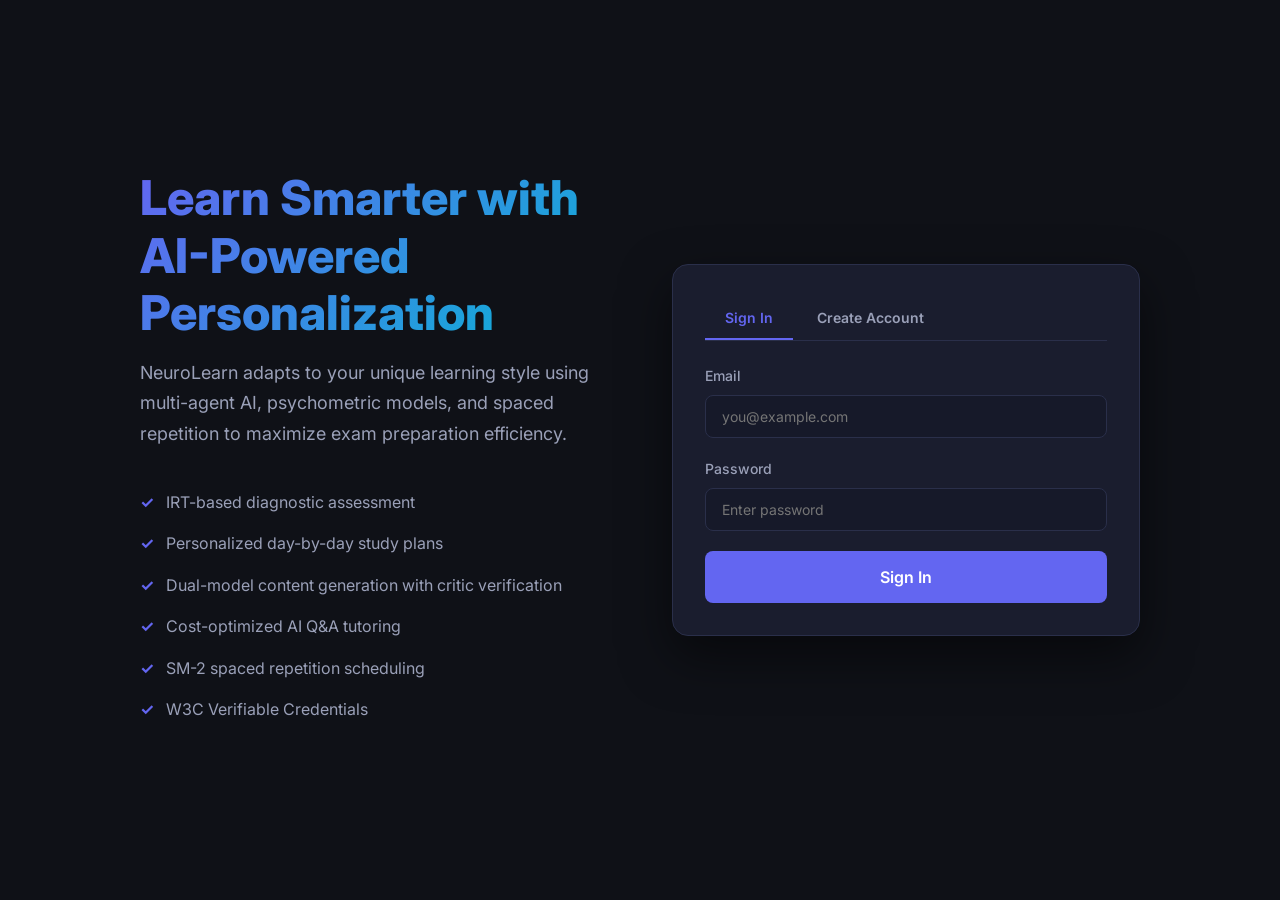
<file: frontend/index.html>
<!DOCTYPE html>
<html lang="en">
<head>
    <meta charset="UTF-8">
    <meta name="viewport" content="width=device-width, initial-scale=1.0">
    <title>NeuroLearn - Adaptive Learning Platform</title>
    <link rel="stylesheet" href="css/main.css">
    <style>
        .landing { display: flex; align-items: center; justify-content: center; min-height: 100vh; padding: var(--space-4); }
        .landing-container { max-width: 1000px; display: grid; grid-template-columns: 1fr 1fr; gap: var(--space-16); align-items: center; }
        .landing-hero h1 { font-size: 3rem; font-weight: 800; line-height: 1.2; margin-bottom: var(--space-4); background: linear-gradient(135deg, var(--accent-primary), var(--accent-secondary)); -webkit-background-clip: text; -webkit-text-fill-color: transparent; }
        .landing-hero p { font-size: var(--text-lg); color: var(--text-secondary); margin-bottom: var(--space-8); line-height: 1.7; }
        .feature-list { list-style: none; }
        .feature-list li { padding: var(--space-2) 0; color: var(--text-secondary); display: flex; align-items: center; gap: var(--space-3); }
        .feature-list li::before { content: '\2713'; color: var(--accent-primary); font-weight: 700; }
        .auth-card { background: var(--bg-secondary); border: 1px solid var(--border-color); border-radius: var(--radius-xl); padding: var(--space-8); box-shadow: var(--shadow-xl); }
        .auth-tabs { display: flex; gap: var(--space-1); margin-bottom: var(--space-6); border-bottom: 1px solid var(--border-color); }
        .auth-tab { padding: var(--space-3) var(--space-5); font-size: var(--text-sm); font-weight: 600; color: var(--text-secondary); cursor: pointer; border-bottom: 2px solid transparent; transition: all var(--transition-fast); background: none; border-top: none; border-left: none; border-right: none; font-family: var(--font-primary); }
        .auth-tab.active { color: var(--accent-primary); border-bottom-color: var(--accent-primary); }
        .divider { display: flex; align-items: center; gap: var(--space-4); margin: var(--space-4) 0; color: var(--text-tertiary); font-size: var(--text-sm); }
        .divider::before, .divider::after { content: ''; flex: 1; height: 1px; background: var(--border-color); }
        @media (max-width: 768px) { .landing-container { grid-template-columns: 1fr; } .landing-hero h1 { font-size: 2rem; } }
    </style>
</head>
<body>
    <div class="landing">
        <div class="landing-container">
            <div class="landing-hero">
                <h1>Learn Smarter with AI-Powered Personalization</h1>
                <p>NeuroLearn adapts to your unique learning style using multi-agent AI, psychometric models, and spaced repetition to maximize exam preparation efficiency.</p>
                <ul class="feature-list">
                    <li>IRT-based diagnostic assessment</li>
                    <li>Personalized day-by-day study plans</li>
                    <li>Dual-model content generation with critic verification</li>
                    <li>Cost-optimized AI Q&A tutoring</li>
                    <li>SM-2 spaced repetition scheduling</li>
                    <li>W3C Verifiable Credentials</li>
                </ul>
            </div>
            <div class="auth-card">
                <div class="auth-tabs">
                    <button class="auth-tab active" onclick="showAuthView('login')">Sign In</button>
                    <button class="auth-tab" onclick="showAuthView('register')">Create Account</button>
                </div>

                <div id="login-view">
                    <form id="login-form">
                        <div class="form-group">
                            <label class="form-label">Email</label>
                            <input type="email" id="login-email" class="form-input" placeholder="you@example.com" required>
                        </div>
                        <div class="form-group">
                            <label class="form-label">Password</label>
                            <input type="password" id="login-password" class="form-input" placeholder="Enter password" required>
                        </div>
                        <button type="submit" class="btn btn-primary btn-block btn-lg">Sign In</button>
                    </form>
                </div>

                <div id="register-view" class="hidden">
                    <form id="register-form">
                        <div class="form-group">
                            <label class="form-label">Full Name</label>
                            <input type="text" id="reg-name" class="form-input" placeholder="John Doe" required>
                        </div>
                        <div class="form-group">
                            <label class="form-label">Email</label>
                            <input type="email" id="reg-email" class="form-input" placeholder="you@example.com" required>
                        </div>
                        <div class="form-group">
                            <label class="form-label">Password</label>
                            <input type="password" id="reg-password" class="form-input" placeholder="Min 6 characters" required minlength="6">
                        </div>
                        <div class="form-group">
                            <label class="form-label">Learning Style</label>
                            <select id="reg-style" class="form-select">
                                <option value="mixed">Mixed (Recommended)</option>
                                <option value="visual">Visual</option>
                                <option value="reading">Reading</option>
                                <option value="practice">Practice</option>
                            </select>
                        </div>
                        <div class="form-group">
                            <label class="form-label">Daily Study Time (minutes)</label>
                            <input type="number" id="reg-minutes" class="form-input" value="60" min="15" max="480">
                        </div>
                        <button type="submit" class="btn btn-primary btn-block btn-lg">Create Account</button>
                    </form>
                </div>
            </div>
        </div>
    </div>
    <script src="js/api.js"></script>
    <script src="js/auth.js"></script>
    <script>
        function showAuthView(view) {
            document.getElementById('login-view').classList.toggle('hidden', view !== 'login');
            document.getElementById('register-view').classList.toggle('hidden', view !== 'register');
            document.querySelectorAll('.auth-tab').forEach((t, i) => t.classList.toggle('active', (view === 'login' && i === 0) || (view === 'register' && i === 1)));
        }
        document.addEventListener('DOMContentLoaded', initAuthModal);
    </script>
</body>
</html>
</file>
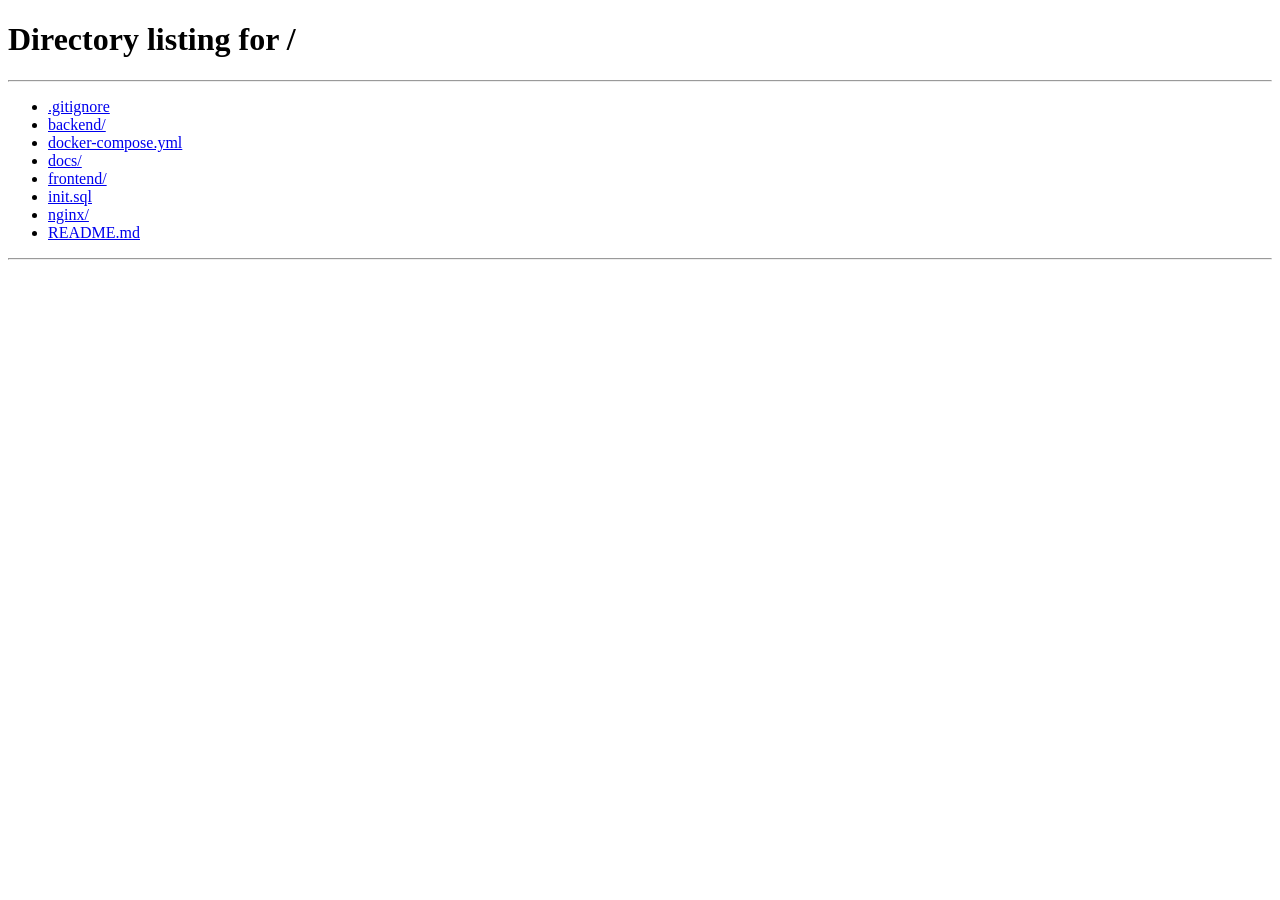
<file: frontend/progress.html>
<!DOCTYPE html>
<html lang="en">
<head>
    <meta charset="UTF-8">
    <meta name="viewport" content="width=device-width, initial-scale=1.0">
    <title>Progress - NeuroLearn</title>
    <link rel="stylesheet" href="css/main.css">
    <link rel="stylesheet" href="css/dashboard.css">
</head>
<body>
    <div class="app-container">
        <aside class="sidebar">
            <div class="sidebar-header">
                <div class="sidebar-logo"><div class="logo-icon">N</div><span>NeuroLearn</span></div>
            </div>
            <nav class="sidebar-nav">
                <a class="nav-item" href="/dashboard.html"><span class="nav-icon">&#127968;</span> Dashboard</a>
                <a class="nav-item" href="/study.html"><span class="nav-icon">&#128214;</span> Study</a>
                <a class="nav-item" href="/quiz.html"><span class="nav-icon">&#10067;</span> Quiz</a>
                <a class="nav-item" href="/qa.html"><span class="nav-icon">&#129302;</span> AI Tutor</a>
                <a class="nav-item active" href="/progress.html"><span class="nav-icon">&#128200;</span> Progress</a>
                <a class="nav-item" href="/certificate.html"><span class="nav-icon">&#127942;</span> Certificates</a>
            </nav>
            <div class="sidebar-footer"><div class="nav-item" onclick="logout()"><span class="nav-icon">&#128682;</span> Sign Out</div></div>
        </aside>

        <main class="main-content">
            <div class="page-header">
                <div>
                    <div class="page-title">Progress & Analytics</div>
                    <div class="page-subtitle">Track your learning journey</div>
                </div>
            </div>
            <div class="page-body">
                <div id="summary-stats" class="mb-6"></div>

                <h3 style="margin-bottom: var(--space-4);">Topic Mastery Overview</h3>
                <div class="card mb-6" id="mastery-chart"></div>

                <h3 style="margin-bottom: var(--space-4);">Detailed Breakdown</h3>
                <div id="mastery-details"></div>
            </div>
        </main>
    </div>
    <script src="js/api.js"></script>
    <script src="js/auth.js"></script>
    <script src="js/progress.js"></script>
</body>
</html>
</file>
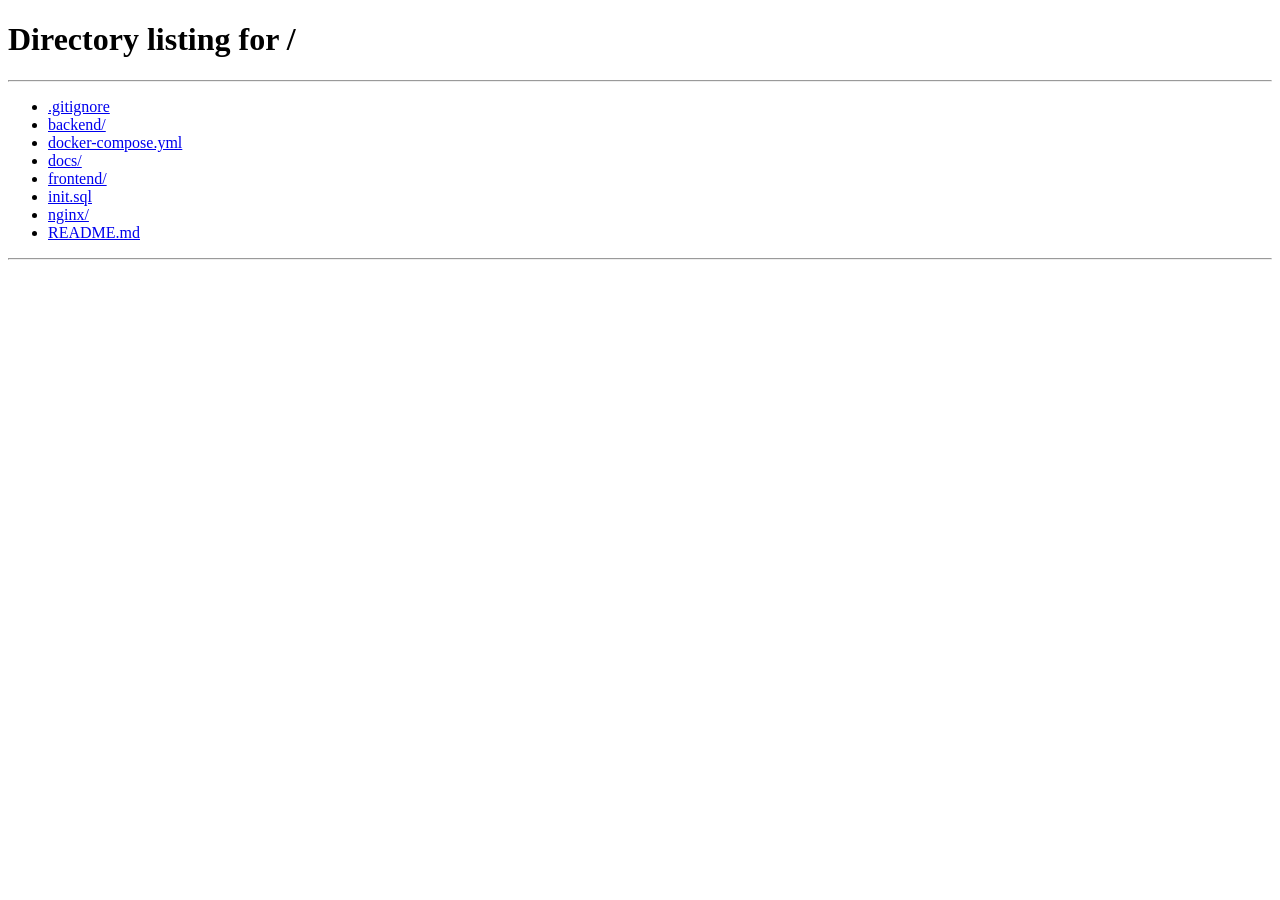
<file: frontend/study.html>
<!DOCTYPE html>
<html lang="en">
<head>
    <meta charset="UTF-8">
    <meta name="viewport" content="width=device-width, initial-scale=1.0">
    <title>Study - NeuroLearn</title>
    <meta name="description" content="AI-powered personalized study plan with chapter-by-chapter content generation.">
    <link rel="stylesheet" href="css/main.css">
    <link rel="stylesheet" href="css/dashboard.css">
</head>
<body>
    <div class="app-container">
        <aside class="sidebar">
            <div class="sidebar-header">
                <div class="sidebar-logo"><div class="logo-icon">N</div><span>NeuroLearn</span></div>
            </div>
            <nav class="sidebar-nav">
                <a class="nav-item" href="/dashboard.html"><span class="nav-icon">&#127968;</span> Dashboard</a>
                <a class="nav-item active" href="/study.html"><span class="nav-icon">&#128214;</span> Study</a>
                <a class="nav-item" href="/quiz.html"><span class="nav-icon">&#10067;</span> Quiz</a>
                <a class="nav-item" href="/qa.html"><span class="nav-icon">&#129302;</span> AI Tutor</a>
                <a class="nav-item" href="/progress.html"><span class="nav-icon">&#128200;</span> Progress</a>
                <a class="nav-item" href="/certificate.html"><span class="nav-icon">&#127942;</span> Certificates</a>
                <a class="nav-item" href="/llm-test.html"><span class="nav-icon">⚡</span> LLM Lab</a>
            </nav>
            <div class="sidebar-footer"><div class="nav-item" onclick="logout()"><span class="nav-icon">&#128682;</span> Sign Out</div></div>
        </aside>

        <main class="main-content">
            <div class="page-header">
                <div>
                    <div class="page-title">Study Plan</div>
                    <div class="page-subtitle">Your personalized learning journey — sequential mastery</div>
                </div>
                <div class="flex gap-3">
                    <button class="btn btn-primary" onclick="buildLearningPath()">🧠 Build Learning Path</button>
                    <button class="btn btn-secondary" onclick="generateAllContent()">📚 Generate All Content</button>
                </div>
            </div>
            <div class="page-body">
                <div id="progress-stats" class="mb-6"></div>

                <div id="path-info" class="card mb-6 hidden"></div>

                <!-- Content generation progress (populated by SSE) -->
                <div id="gen-progress" class="hidden mb-6"></div>

                <h3 style="margin-bottom: var(--space-4);">Today's Tasks</h3>
                <div id="today-tasks" class="mb-6"></div>

                <div id="schedule-view" class="card hidden mb-6"></div>

                <h3 style="margin-bottom: var(--space-4);">📋 Topics &mdash; Sequential Unlock</h3>
                <p class="text-sm text-muted" style="margin-bottom: var(--space-4);">Generate content → Read → Pass Quiz → Unlock next topic</p>
                <div id="topics-list"></div>
            </div>

            <!-- Real-time Critic Popup -->
            <div id="critic-popup" class="hidden" style="position:fixed;bottom:20px;right:20px;width:380px;background:var(--bg-secondary);border:1px solid var(--border-color);border-radius:var(--radius-lg);padding:var(--space-4);box-shadow:0 8px 30px rgba(0,0,0,0.5);z-index:9999;transition:all 0.3s ease;transform:translateY(20px);opacity:0;">
                <div style="display:flex;justify-content:space-between;align-items:center;margin-bottom:var(--space-3);border-bottom:1px solid var(--border-color);padding-bottom:var(--space-2);">
                    <div style="font-weight:700;font-size:var(--text-md);color:var(--text-primary);">🤖 Live Model Critic</div>
                    <button onclick="document.getElementById('critic-popup').classList.add('hidden')" style="background:transparent;border:none;color:var(--text-muted);cursor:pointer;font-size:16px;">×</button>
                </div>
                <div id="critic-feed" style="display:flex;flex-direction:column;gap:var(--space-2);max-height:250px;overflow-y:auto;font-size:12px;font-family:monospace;">
                    <!-- Feed items -->
                </div>
            </div>
        </main>
    </div>
    <script src="js/api.js"></script>
    <script src="js/auth.js"></script>
    <script src="js/study.js"></script>
</body>
</html>
</file>
<file: frontend/css/main.css>
@import url('https://fonts.googleapis.com/css2?family=Inter:wght@300;400;500;600;700&display=swap');
@import 'variables.css';

/* Reset & Base */
*, *::before, *::after { box-sizing: border-box; margin: 0; padding: 0; }

html { font-size: 16px; scroll-behavior: smooth; }

body {
    font-family: var(--font-primary);
    background: var(--bg-primary);
    color: var(--text-primary);
    line-height: 1.6;
    min-height: 100vh;
    -webkit-font-smoothing: antialiased;
}

a { color: var(--accent-primary); text-decoration: none; transition: color var(--transition-fast); }
a:hover { color: var(--accent-primary-hover); }

img { max-width: 100%; height: auto; }

/* Scrollbar */
::-webkit-scrollbar { width: 6px; height: 6px; }
::-webkit-scrollbar-track { background: var(--bg-secondary); }
::-webkit-scrollbar-thumb { background: var(--border-color); border-radius: 3px; }
::-webkit-scrollbar-thumb:hover { background: var(--text-tertiary); }

/* Layout Components */
.app-container { display: flex; min-height: 100vh; }

.sidebar {
    width: var(--sidebar-width);
    background: var(--bg-secondary);
    border-right: 1px solid var(--border-color);
    height: 100vh;
    position: fixed;
    left: 0;
    top: 0;
    display: flex;
    flex-direction: column;
    z-index: 50;
    transition: transform var(--transition-base);
}

.sidebar-header {
    padding: var(--space-6);
    border-bottom: 1px solid var(--border-color);
}

.sidebar-logo {
    font-size: var(--text-xl);
    font-weight: 700;
    color: var(--accent-primary);
    display: flex;
    align-items: center;
    gap: var(--space-3);
}

.sidebar-logo .logo-icon {
    width: 32px;
    height: 32px;
    background: linear-gradient(135deg, var(--accent-primary), var(--accent-secondary));
    border-radius: var(--radius-md);
    display: flex;
    align-items: center;
    justify-content: center;
    font-size: var(--text-lg);
}

.sidebar-nav { flex: 1; padding: var(--space-4); overflow-y: auto; }

.nav-item {
    display: flex;
    align-items: center;
    gap: var(--space-3);
    padding: var(--space-3) var(--space-4);
    border-radius: var(--radius-md);
    color: var(--text-secondary);
    font-size: var(--text-sm);
    font-weight: 500;
    cursor: pointer;
    transition: all var(--transition-fast);
    margin-bottom: var(--space-1);
}

.nav-item:hover { background: var(--bg-hover); color: var(--text-primary); }

.nav-item.active {
    background: var(--accent-primary-light);
    color: var(--accent-primary);
}

.nav-item .nav-icon { font-size: var(--text-lg); width: 24px; text-align: center; }

.sidebar-footer {
    padding: var(--space-4);
    border-top: 1px solid var(--border-color);
}

.main-content {
    margin-left: var(--sidebar-width);
    flex: 1;
    min-height: 100vh;
}

.page-header {
    padding: var(--space-6) var(--space-8);
    border-bottom: 1px solid var(--border-color);
    background: var(--bg-secondary);
    display: flex;
    justify-content: space-between;
    align-items: center;
}

.page-title { font-size: var(--text-2xl); font-weight: 700; }
.page-subtitle { font-size: var(--text-sm); color: var(--text-secondary); margin-top: var(--space-1); }

.page-body { padding: var(--space-8); max-width: var(--max-content-width); margin: 0 auto; }

/* Cards */
.card {
    background: var(--bg-card);
    border: 1px solid var(--border-color);
    border-radius: var(--radius-lg);
    padding: var(--space-6);
    transition: all var(--transition-base);
}

.card:hover { border-color: var(--accent-primary); box-shadow: var(--shadow-md); }

.card-header { margin-bottom: var(--space-4); }
.card-title { font-size: var(--text-lg); font-weight: 600; }
.card-subtitle { font-size: var(--text-sm); color: var(--text-secondary); margin-top: var(--space-1); }

.card-grid {
    display: grid;
    grid-template-columns: repeat(auto-fill, minmax(300px, 1fr));
    gap: var(--space-6);
}

/* Stat Cards */
.stat-card {
    background: var(--bg-card);
    border: 1px solid var(--border-color);
    border-radius: var(--radius-lg);
    padding: var(--space-5);
    display: flex;
    align-items: center;
    gap: var(--space-4);
}

.stat-icon {
    width: 48px;
    height: 48px;
    border-radius: var(--radius-md);
    display: flex;
    align-items: center;
    justify-content: center;
    font-size: var(--text-xl);
}

.stat-icon.primary { background: var(--accent-primary-light); color: var(--accent-primary); }
.stat-icon.success { background: var(--success-light); color: var(--success); }
.stat-icon.warning { background: var(--warning-light); color: var(--warning); }
.stat-icon.danger { background: var(--danger-light); color: var(--danger); }
.stat-icon.info { background: var(--info-light); color: var(--info); }

.stat-value { font-size: var(--text-2xl); font-weight: 700; }
.stat-label { font-size: var(--text-sm); color: var(--text-secondary); }

.stats-grid {
    display: grid;
    grid-template-columns: repeat(auto-fit, minmax(200px, 1fr));
    gap: var(--space-4);
}

/* Buttons */
.btn {
    display: inline-flex;
    align-items: center;
    justify-content: center;
    gap: var(--space-2);
    padding: var(--space-3) var(--space-5);
    border: none;
    border-radius: var(--radius-md);
    font-size: var(--text-sm);
    font-weight: 600;
    font-family: var(--font-primary);
    cursor: pointer;
    transition: all var(--transition-fast);
    white-space: nowrap;
}

.btn:disabled { opacity: 0.5; cursor: not-allowed; }

.btn-primary { background: var(--accent-primary); color: white; }
.btn-primary:hover:not(:disabled) { background: var(--accent-primary-hover); box-shadow: var(--shadow-glow); }

.btn-secondary { background: var(--bg-tertiary); color: var(--text-primary); border: 1px solid var(--border-color); }
.btn-secondary:hover:not(:disabled) { background: var(--bg-hover); }

.btn-success { background: var(--success); color: white; }
.btn-success:hover:not(:disabled) { opacity: 0.9; }

.btn-danger { background: var(--danger); color: white; }
.btn-danger:hover:not(:disabled) { opacity: 0.9; }

.btn-ghost { background: transparent; color: var(--text-secondary); }
.btn-ghost:hover:not(:disabled) { color: var(--text-primary); background: var(--bg-hover); }

.btn-sm { padding: var(--space-2) var(--space-3); font-size: var(--text-xs); }
.btn-lg { padding: var(--space-4) var(--space-8); font-size: var(--text-base); }

.btn-block { width: 100%; }

/* Forms */
.form-group { margin-bottom: var(--space-5); }

.form-label {
    display: block;
    font-size: var(--text-sm);
    font-weight: 500;
    color: var(--text-secondary);
    margin-bottom: var(--space-2);
}

.form-input, .form-select, .form-textarea {
    width: 100%;
    padding: var(--space-3) var(--space-4);
    background: var(--bg-input);
    border: 1px solid var(--border-color);
    border-radius: var(--radius-md);
    color: var(--text-primary);
    font-family: var(--font-primary);
    font-size: var(--text-sm);
    transition: border-color var(--transition-fast);
}

.form-input:focus, .form-select:focus, .form-textarea:focus {
    outline: none;
    border-color: var(--accent-primary);
    box-shadow: 0 0 0 3px var(--accent-primary-light);
}

.form-textarea { min-height: 100px; resize: vertical; }

/* Badges */
.badge {
    display: inline-flex;
    align-items: center;
    padding: var(--space-1) var(--space-3);
    border-radius: var(--radius-full);
    font-size: var(--text-xs);
    font-weight: 600;
}

.badge-primary { background: var(--accent-primary-light); color: var(--accent-primary); }
.badge-success { background: var(--success-light); color: var(--success); }
.badge-warning { background: var(--warning-light); color: var(--warning); }
.badge-danger { background: var(--danger-light); color: var(--danger); }
.badge-info { background: var(--info-light); color: var(--info); }

/* Progress Bar */
.progress-bar {
    height: 8px;
    background: var(--bg-tertiary);
    border-radius: var(--radius-full);
    overflow: hidden;
}

.progress-fill {
    height: 100%;
    border-radius: var(--radius-full);
    transition: width var(--transition-slow);
    background: linear-gradient(90deg, var(--accent-primary), var(--accent-secondary));
}

.progress-fill.success { background: var(--success); }
.progress-fill.warning { background: var(--warning); }
.progress-fill.danger { background: var(--danger); }

/* Modal */
.modal-overlay {
    position: fixed;
    inset: 0;
    background: rgba(0, 0, 0, 0.7);
    display: flex;
    align-items: center;
    justify-content: center;
    z-index: var(--z-modal);
    opacity: 0;
    visibility: hidden;
    transition: all var(--transition-base);
}

.modal-overlay.active { opacity: 1; visibility: visible; }

.modal {
    background: var(--bg-secondary);
    border: 1px solid var(--border-color);
    border-radius: var(--radius-xl);
    width: 90%;
    max-width: 500px;
    max-height: 90vh;
    overflow-y: auto;
    box-shadow: var(--shadow-xl);
    transform: translateY(20px);
    transition: transform var(--transition-base);
}

.modal-overlay.active .modal { transform: translateY(0); }

.modal-header {
    padding: var(--space-6);
    border-bottom: 1px solid var(--border-color);
    display: flex;
    justify-content: space-between;
    align-items: center;
}

.modal-title { font-size: var(--text-lg); font-weight: 600; }

.modal-close {
    width: 32px;
    height: 32px;
    border-radius: var(--radius-md);
    border: none;
    background: var(--bg-tertiary);
    color: var(--text-secondary);
    cursor: pointer;
    display: flex;
    align-items: center;
    justify-content: center;
    font-size: var(--text-lg);
}

.modal-body { padding: var(--space-6); }
.modal-footer { padding: var(--space-4) var(--space-6); border-top: 1px solid var(--border-color); display: flex; justify-content: flex-end; gap: var(--space-3); }

/* Toast Notifications */
.toast-container { position: fixed; top: var(--space-4); right: var(--space-4); z-index: var(--z-toast); display: flex; flex-direction: column; gap: var(--space-3); }

.toast {
    background: var(--bg-secondary);
    border: 1px solid var(--border-color);
    border-radius: var(--radius-md);
    padding: var(--space-4);
    min-width: 300px;
    box-shadow: var(--shadow-lg);
    display: flex;
    align-items: center;
    gap: var(--space-3);
    animation: slideIn 0.3s ease;
}

.toast.success { border-left: 3px solid var(--success); }
.toast.error { border-left: 3px solid var(--danger); }
.toast.warning { border-left: 3px solid var(--warning); }
.toast.info { border-left: 3px solid var(--info); }

@keyframes slideIn { from { transform: translateX(100%); opacity: 0; } to { transform: translateX(0); opacity: 1; } }

/* Loading Spinner */
.spinner { width: 40px; height: 40px; border: 3px solid var(--border-color); border-top-color: var(--accent-primary); border-radius: 50%; animation: spin 0.8s linear infinite; }
.spinner-sm { width: 20px; height: 20px; border-width: 2px; }
@keyframes spin { to { transform: rotate(360deg); } }

.loading-overlay {
    position: fixed;
    inset: 0;
    background: rgba(15, 17, 23, 0.8);
    display: flex;
    align-items: center;
    justify-content: center;
    z-index: var(--z-modal);
    flex-direction: column;
    gap: var(--space-4);
}

/* Tables */
.table-container { overflow-x: auto; border-radius: var(--radius-lg); border: 1px solid var(--border-color); }

table { width: 100%; border-collapse: collapse; }

th { background: var(--bg-tertiary); padding: var(--space-3) var(--space-4); text-align: left; font-size: var(--text-sm); font-weight: 600; color: var(--text-secondary); }
td { padding: var(--space-3) var(--space-4); border-top: 1px solid var(--border-color); font-size: var(--text-sm); }
tr:hover td { background: var(--bg-hover); }

/* Empty State */
.empty-state { text-align: center; padding: var(--space-16); }
.empty-state-icon { font-size: 48px; margin-bottom: var(--space-4); }
.empty-state-title { font-size: var(--text-xl); font-weight: 600; margin-bottom: var(--space-2); }
.empty-state-text { color: var(--text-secondary); margin-bottom: var(--space-6); }

/* Tabs */
.tabs { display: flex; gap: var(--space-1); border-bottom: 1px solid var(--border-color); margin-bottom: var(--space-6); }
.tab {
    padding: var(--space-3) var(--space-5);
    font-size: var(--text-sm);
    font-weight: 500;
    color: var(--text-secondary);
    cursor: pointer;
    border-bottom: 2px solid transparent;
    transition: all var(--transition-fast);
}
.tab:hover { color: var(--text-primary); }
.tab.active { color: var(--accent-primary); border-bottom-color: var(--accent-primary); }

/* Utility Classes */
.flex { display: flex; }
.flex-col { flex-direction: column; }
.items-center { align-items: center; }
.justify-between { justify-content: space-between; }
.justify-center { justify-content: center; }
.gap-2 { gap: var(--space-2); }
.gap-3 { gap: var(--space-3); }
.gap-4 { gap: var(--space-4); }
.gap-6 { gap: var(--space-6); }
.mt-2 { margin-top: var(--space-2); }
.mt-4 { margin-top: var(--space-4); }
.mt-6 { margin-top: var(--space-6); }
.mb-4 { margin-bottom: var(--space-4); }
.mb-6 { margin-bottom: var(--space-6); }
.text-center { text-align: center; }
.text-sm { font-size: var(--text-sm); }
.text-muted { color: var(--text-secondary); }
.font-bold { font-weight: 700; }
.hidden { display: none !important; }
.w-full { width: 100%; }

/* Responsive */
@media (max-width: 768px) {
    .sidebar { transform: translateX(-100%); }
    .sidebar.open { transform: translateX(0); }
    .main-content { margin-left: 0; }
    .card-grid { grid-template-columns: 1fr; }
    .stats-grid { grid-template-columns: 1fr 1fr; }
    .page-body { padding: var(--space-4); }
}
</file>
<file: frontend/css/dashboard.css>
/* Dashboard-specific styles */
.enrollment-card {
    cursor: pointer;
    position: relative;
    overflow: hidden;
}

.enrollment-card::before {
    content: '';
    position: absolute;
    top: 0;
    left: 0;
    right: 0;
    height: 3px;
    background: linear-gradient(90deg, var(--accent-primary), var(--accent-secondary));
    opacity: 0;
    transition: opacity var(--transition-base);
}

.enrollment-card:hover::before { opacity: 1; }

.enrollment-status { display: flex; align-items: center; gap: var(--space-2); margin-top: var(--space-3); }

.enrollment-meta {
    display: flex;
    gap: var(--space-4);
    margin-top: var(--space-4);
    padding-top: var(--space-4);
    border-top: 1px solid var(--border-color);
}

.enrollment-meta-item {
    display: flex;
    flex-direction: column;
    gap: var(--space-1);
}

.enrollment-meta-label { font-size: var(--text-xs); color: var(--text-tertiary); text-transform: uppercase; letter-spacing: 0.05em; }
.enrollment-meta-value { font-size: var(--text-sm); font-weight: 600; }

/* Welcome Section */
.welcome-section {
    background: linear-gradient(135deg, var(--accent-primary-light), var(--accent-secondary-light));
    border: 1px solid var(--border-color);
    border-radius: var(--radius-xl);
    padding: var(--space-8);
    margin-bottom: var(--space-8);
}

.welcome-title { font-size: var(--text-3xl); font-weight: 700; margin-bottom: var(--space-2); }
.welcome-subtitle { color: var(--text-secondary); font-size: var(--text-lg); }

/* Today's Tasks */
.task-item {
    display: flex;
    align-items: center;
    gap: var(--space-4);
    padding: var(--space-4);
    background: var(--bg-card);
    border: 1px solid var(--border-color);
    border-radius: var(--radius-md);
    margin-bottom: var(--space-3);
    transition: all var(--transition-fast);
}

.task-item:hover { border-color: var(--accent-primary); }

.task-type-icon {
    width: 40px;
    height: 40px;
    border-radius: var(--radius-md);
    display: flex;
    align-items: center;
    justify-content: center;
    font-size: var(--text-lg);
    flex-shrink: 0;
}

.task-type-icon.study { background: var(--info-light); color: var(--info); }
.task-type-icon.quiz { background: var(--warning-light); color: var(--warning); }
.task-type-icon.review { background: var(--accent-primary-light); color: var(--accent-primary); }
.task-type-icon.mock { background: var(--danger-light); color: var(--danger); }
.task-type-icon.remedial { background: var(--success-light); color: var(--success); }

.task-info { flex: 1; }
.task-title { font-weight: 600; font-size: var(--text-sm); }
.task-desc { font-size: var(--text-xs); color: var(--text-secondary); margin-top: var(--space-1); }
.task-time { font-size: var(--text-xs); color: var(--text-tertiary); }

/* Notifications Panel */
.notification-item {
    padding: var(--space-4);
    border-bottom: 1px solid var(--border-color);
    transition: background var(--transition-fast);
}

.notification-item:hover { background: var(--bg-hover); }
.notification-item.unread { border-left: 3px solid var(--accent-primary); }
</file>
